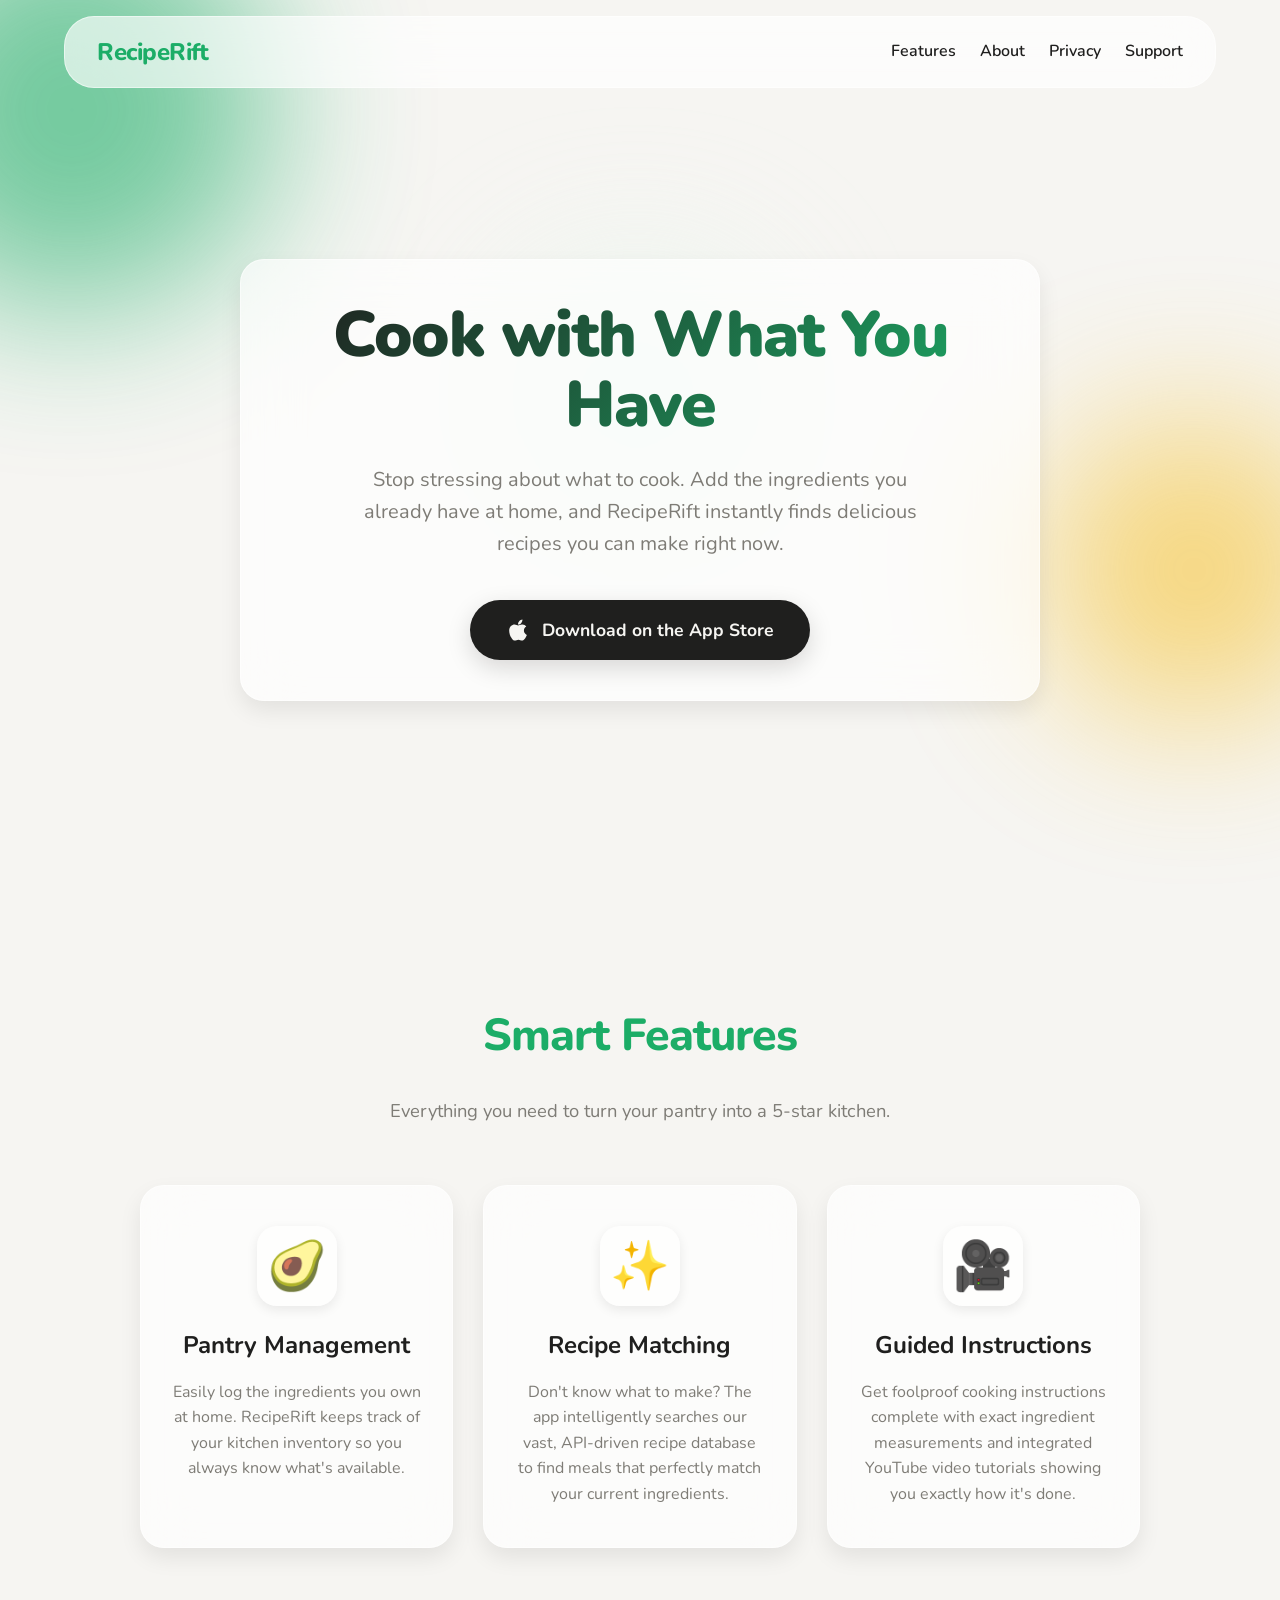
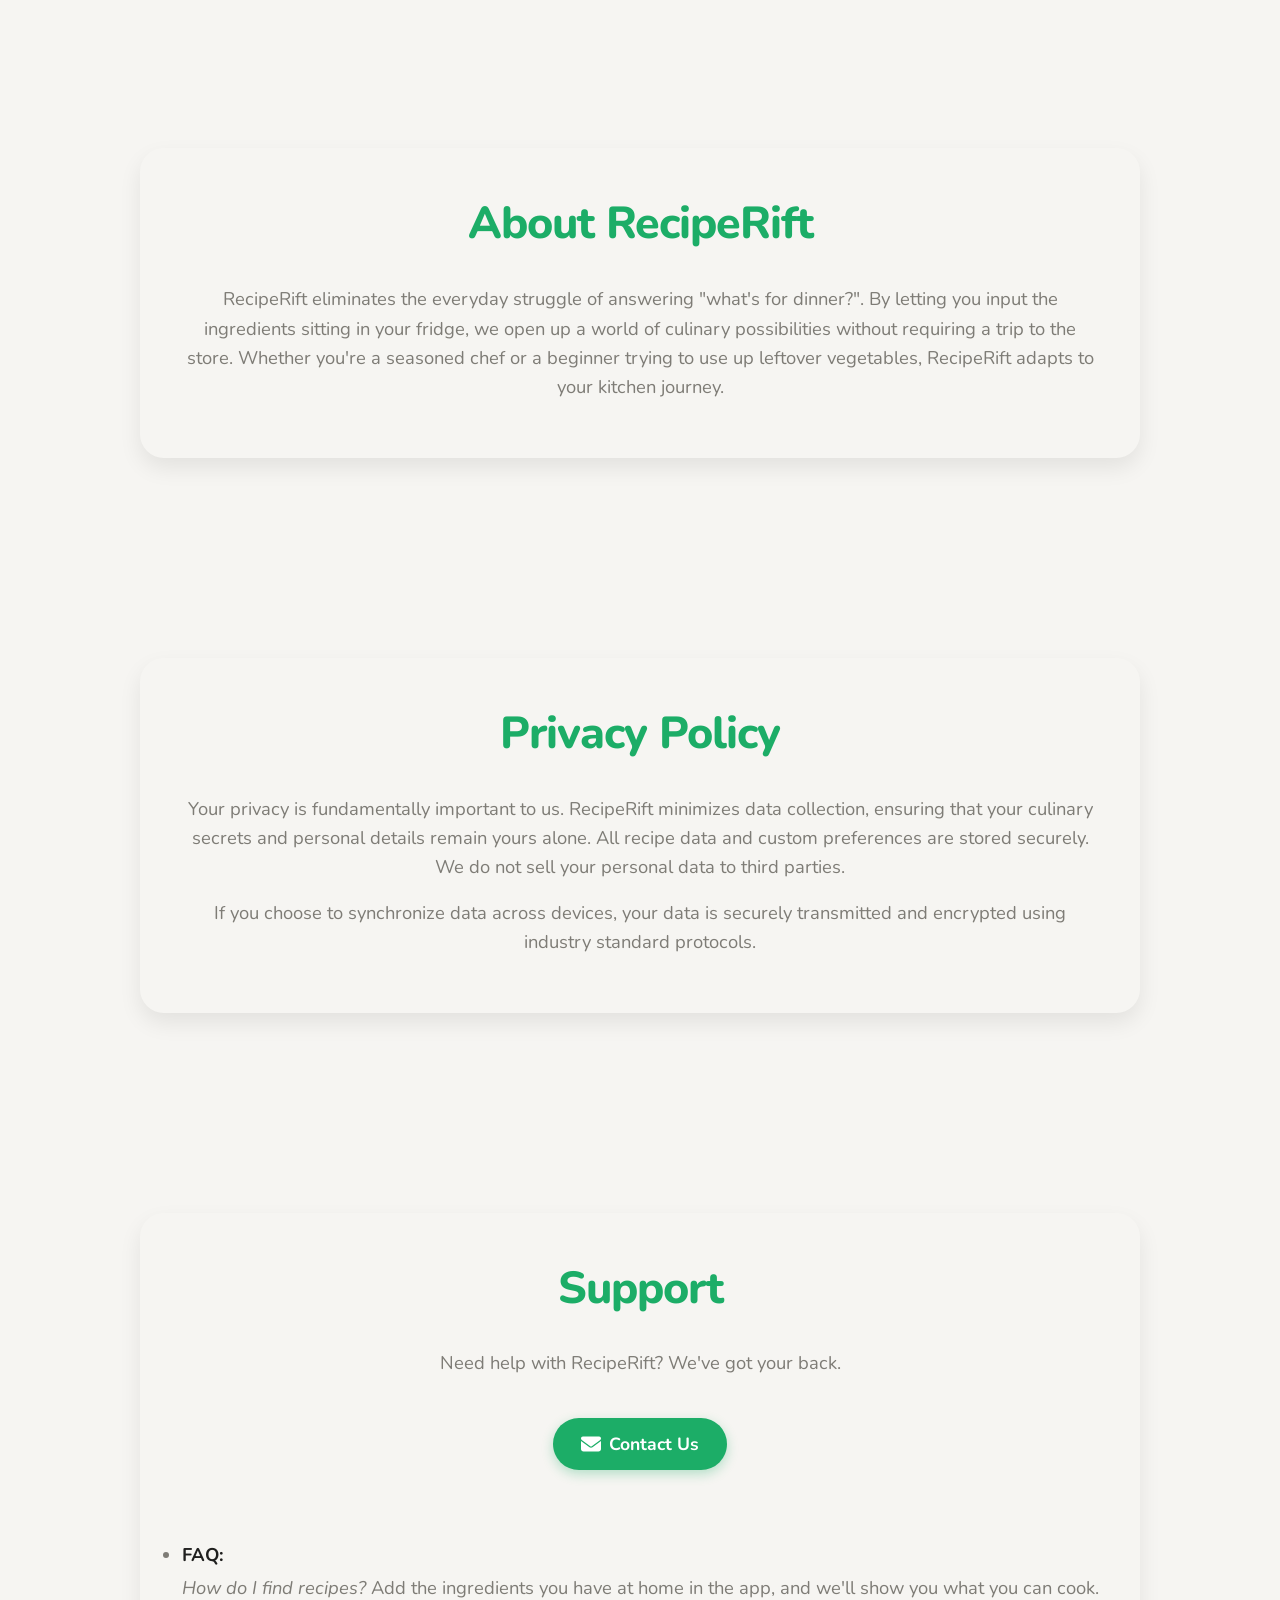
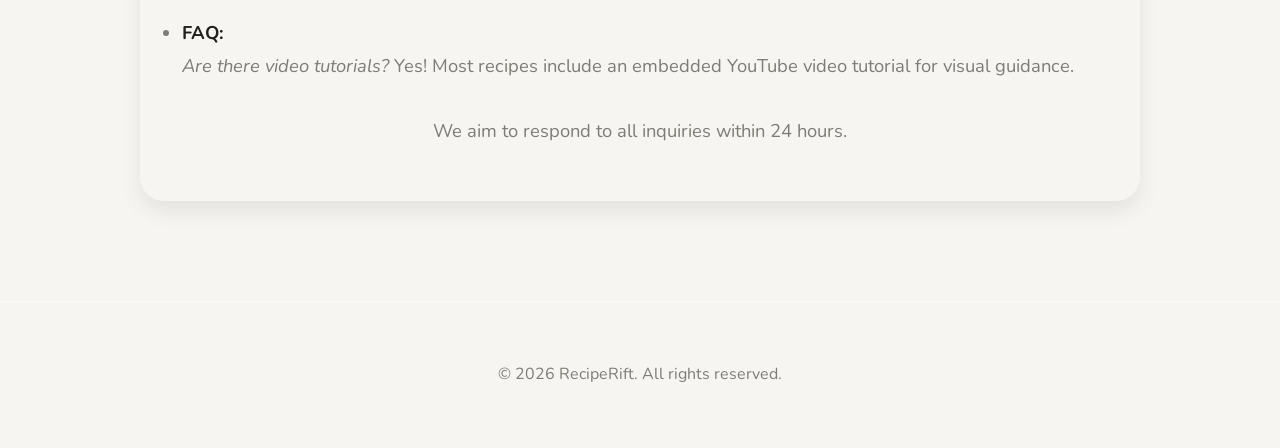
<file: index.html>
<!DOCTYPE html>
<html lang="en">
<head>
    <meta charset="UTF-8">
    <meta name="viewport" content="width=device-width, initial-scale=1.0">
    <meta name="description" content="RecipeRift - Discover amazing recipes based on the ingredients you already have at home.">
    <title>RecipeRift - Your Smart Kitchen Assistant</title>
    <link rel="stylesheet" href="style.css?v=2">
    <link href="https://fonts.googleapis.com/css2?family=Nunito:wght@400;600;700;800&display=swap" rel="stylesheet">
</head>
<body>
    <nav class="navbar glass">
        <div class="logo">RecipeRift</div>
        <ul class="nav-links">
            <li><a href="#features">Features</a></li>
            <li><a href="#about">About</a></li>
            <li><a href="#privacy">Privacy</a></li>
            <li><a href="#support">Support</a></li>
        </ul>
    </nav>

    <main>
        <section id="hero" class="hero">
            <div class="glass glass-card hero-content">
                <h1>Cook with What You Have</h1>
                <p>Stop stressing about what to cook. Add the ingredients you already have at home, and RecipeRift instantly finds delicious recipes you can make right now.</p>
                <div class="download-container">
                    <a href="#" class="download-btn">
                        <svg viewBox="0 0 384 512" width="24" height="24" fill="currentColor">
                           <path d="M318.7 268.7c-.2-36.7 16.4-64.4 50-84.8-18.8-26.9-47.2-41.7-84.7-44.6-35.5-2.8-74.3 20.7-88.5 20.7-15 0-49.4-19.7-76.4-19.7C63.3 141.2 4 184.8 4 273.5q0 39.3 14.4 81.2c12.8 36.7 59 126.7 107.2 125.2 25.2-.6 43-17.9 75.8-17.9 31.8 0 48.3 17.9 76.4 17.9 48.6-.7 90.4-82.5 102.6-119.3-65.2-30.7-61.7-90-61.7-91.9zm-56.6-164.2c27.3-32.4 24.8-61.9 24-72.5-24.1 1.4-52 16.4-67.9 34.9-17.5 19.8-27.8 44.3-25.6 71.9 26.1 2 49.9-11.4 69.5-34.3z"/>
                        </svg>
                        <span>Download on the App Store</span>
                    </a>
                </div>
            </div>
            <div class="hero-bg-shapes">
                <div class="shape shape-1"></div>
                <div class="shape shape-2"></div>
                <div class="shape shape-3"></div>
            </div>
        </section>

        <section id="features" class="section glass-section">
            <div class="container mx-auto">
                <div class="section-header text-center">
                    <h2>Smart Features</h2>
                    <p class="section-subtitle">Everything you need to turn your pantry into a 5-star kitchen.</p>
                </div>
                
                <div class="features-grid">
                    <div class="feature-card glass glass-card">
                        <div class="feature-icon icon-green">🥑</div>
                        <h3>Pantry Management</h3>
                        <p>Easily log the ingredients you own at home. RecipeRift keeps track of your kitchen inventory so you always know what's available.</p>
                    </div>
                    
                    <div class="feature-card glass glass-card">
                        <div class="feature-icon icon-gold">✨</div>
                        <h3>Recipe Matching</h3>
                        <p>Don't know what to make? The app intelligently searches our vast, API-driven recipe database to find meals that perfectly match your current ingredients.</p>
                    </div>

                    <div class="feature-card glass glass-card">
                        <div class="feature-icon icon-video">🎥</div>
                        <h3>Guided Instructions</h3>
                        <p>Get foolproof cooking instructions complete with exact ingredient measurements and integrated YouTube video tutorials showing you exactly how it's done.</p>
                    </div>
                </div>
            </div>
        </section>

        <section id="about" class="section glass-section">
            <div class="container glass-card mx-auto text-center">
                <h2>About RecipeRift</h2>
                <p>RecipeRift eliminates the everyday struggle of answering "what's for dinner?". By letting you input the ingredients sitting in your fridge, we open up a world of culinary possibilities without requiring a trip to the store. Whether you're a seasoned chef or a beginner trying to use up leftover vegetables, RecipeRift adapts to your kitchen journey.</p>
            </div>
        </section>

        <section id="privacy" class="section glass-section">
            <div class="container glass-card mx-auto text-center">
                <h2>Privacy Policy</h2>
                <p>Your privacy is fundamentally important to us. RecipeRift minimizes data collection, ensuring that your culinary secrets and personal details remain yours alone. All recipe data and custom preferences are stored securely. We do not sell your personal data to third parties.</p>
                <p>If you choose to synchronize data across devices, your data is securely transmitted and encrypted using industry standard protocols.</p>
            </div>
        </section>

        <section id="support" class="section glass-section">
            <div class="container glass-card mx-auto text-center">
                <h2>Support</h2>
                <p>Need help with RecipeRift? We've got your back.</p>
                <div class="support-contact" style="margin: 30px 0;">
                    <a href="mailto:amrmafalani@yahoo.com" class="support-email-btn">
                        <svg viewBox="0 0 512 512" width="20" height="20" fill="currentColor" style="vertical-align: text-bottom; margin-right: 8px;">
                            <path d="M48 64C21.5 64 0 85.5 0 112c0 15.1 7.1 29.3 19.2 38.4L236.8 313.6c11.4 8.5 27 8.5 38.4 0L492.8 150.4c12.1-9.1 19.2-23.3 19.2-38.4c0-26.5-21.5-48-48-48H48zM0 176V384c0 35.3 28.7 64 64 64H448c35.3 0 64-28.7 64-64V176L294.4 339.2c-22.8 17.1-54 17.1-76.8 0L0 176z"/>
                        </svg>
                        Contact Us
                    </a>
                </div>
                <ul class="support-list">
                    <li><strong>FAQ:</strong> <em>How do I find recipes?</em> Add the ingredients you have at home in the app, and we'll show you what you can cook.</li>
                    <li><strong>FAQ:</strong> <em>Are there video tutorials?</em> Yes! Most recipes include an embedded YouTube video tutorial for visual guidance.</li>
                </ul>
                <p>We aim to respond to all inquiries within 24 hours.</p>
            </div>
        </section>
    </main>

    <footer>
        <p>&copy; 2026 RecipeRift. All rights reserved.</p>
    </footer>

    <script>
        // Smooth scrolling for anchor links
        document.querySelectorAll('a[href^="#"]').forEach(anchor => {
            anchor.addEventListener('click', function (e) {
                e.preventDefault();
                document.querySelector(this.getAttribute('href')).scrollIntoView({
                    behavior: 'smooth'
                });
            });
        });
    </script>
</body>
</html>
</file>
<file: style.css>
:root {
    --brand-green: rgb(28, 173, 103);
    --brand-green-light: rgb(226, 248, 236);
    --brand-green-dark: rgb(17, 108, 60);
    --brand-gold: rgb(246, 192, 39);
    --soft-ivory: rgb(248, 247, 243);
    --mist-gray: rgb(238, 238, 234);
    
    --bg-color: rgb(246, 245, 242);
    --text-color: rgb(31, 31, 30);
    --text-muted: rgb(126, 124, 118);
    --card-surface: rgba(255, 255, 255, 0.65);
    --glass-border: rgba(255, 255, 255, 0.5);
    --glass-shadow: rgba(0, 0, 0, 0.08);
}

@media (prefers-color-scheme: dark) {
    :root {
        --bg-color: rgb(20, 20, 18);
        --text-color: rgb(247, 247, 247);
        --text-muted: rgb(173, 173, 173);
        --card-surface: rgba(31, 31, 28, 0.65);
        --glass-border: rgba(255, 255, 255, 0.06);
        --glass-shadow: rgba(0, 0, 0, 0.28);
    }
}

* {
    box-sizing: border-box;
    margin: 0;
    padding: 0;
}

body {
    font-family: 'Nunito', -apple-system, BlinkMacSystemFont, "Segoe UI", sans-serif;
    background-color: var(--bg-color);
    color: var(--text-color);
    line-height: 1.6;
    overflow-x: hidden;
    position: relative;
}

/* Background animated elements */
.hero-bg-shapes {
    position: absolute;
    top: 0;
    left: 0;
    width: 100%;
    height: 100vh;
    overflow: hidden;
    z-index: -1;
}

.shape {
    position: absolute;
    border-radius: 50%;
    filter: blur(80px);
    opacity: 0.6;
    animation: float 10s infinite ease-in-out alternate;
}

.shape-1 {
    width: 400px;
    height: 400px;
    background: var(--brand-green);
    top: -10%;
    left: -10%;
}

.shape-2 {
    width: 300px;
    height: 300px;
    background: var(--brand-gold);
    bottom: 20%;
    right: -5%;
    animation-delay: -3s;
}

.shape-3 {
    width: 250px;
    height: 250px;
    background: var(--brand-green-light);
    top: 30%;
    left: 40%;
    animation-delay: -6s;
}

@keyframes float {
    0% { transform: translateY(0) scale(1); }
    100% { transform: translateY(30px) scale(1.1); }
}

/* Glassmorphism */
.glass {
    background: var(--card-surface);
    backdrop-filter: blur(28px);
    -webkit-backdrop-filter: blur(28px);
    border: 1px solid var(--glass-border);
}

.glass-card {
    border-radius: 24px;
    padding: 40px;
    box-shadow: 0 10px 22px var(--glass-shadow);
    transition: transform 0.3s ease, box-shadow 0.3s ease;
}

/* Navbar */
.navbar {
    position: fixed;
    top: 16px;
    left: 50%;
    transform: translateX(-50%);
    width: 90%;
    max-width: 1200px;
    display: flex;
    justify-content: space-between;
    align-items: center;
    padding: 16px 32px;
    border-radius: 30px;
    z-index: 100;
}

.logo {
    font-weight: 800;
    font-size: 1.5rem;
    color: var(--brand-green);
    letter-spacing: -0.5px;
}

.nav-links {
    list-style: none;
    display: flex;
    gap: 24px;
}

.nav-links a {
    text-decoration: none;
    color: var(--text-color);
    font-weight: 600;
    transition: color 0.3s;
}

.nav-links a:hover {
    color: var(--brand-green);
}

/* Hero Section */
.hero {
    min-height: 100vh;
    display: flex;
    align-items: center;
    justify-content: center;
    padding: 120px 20px 60px;
    text-align: center;
}

.hero-content {
    max-width: 800px;
    animation: fadeIn 1s ease-out;
}

.hero-content h1 {
    font-size: 4rem;
    margin-bottom: 24px;
    font-weight: 900;
    line-height: 1.1;
    letter-spacing: -1.5px;
    background: linear-gradient(135deg, var(--text-color), var(--brand-green));
    -webkit-background-clip: text;
    background-clip: text;
    -webkit-text-fill-color: transparent;
}

.hero-content p {
    font-size: 1.25rem;
    color: var(--text-muted);
    margin-bottom: 40px;
    max-width: 600px;
    margin-left: auto;
    margin-right: auto;
}

.download-container {
    margin-top: 30px;
}

.download-btn {
    display: inline-flex;
    align-items: center;
    justify-content: center;
    gap: 12px;
    background-color: var(--text-color);
    color: var(--bg-color);
    text-decoration: none;
    padding: 16px 36px;
    border-radius: 100px;
    font-weight: 700;
    font-size: 1.1rem;
    transition: transform 0.2s, box-shadow 0.2s, background-color 0.2s;
    box-shadow: 0 8px 24px rgba(0,0,0,0.15);
    width: auto;
    max-width: 100%;
}

.download-btn:hover {
    transform: translateY(-2px) scale(1.02);
    box-shadow: 0 12px 32px rgba(0,0,0,0.2);
}

.download-btn svg {
    flex-shrink: 0;
}

@media (prefers-color-scheme: dark) {
    .download-btn {
        box-shadow: 0 8px 24px rgba(0,0,0,0.4);
    }
}

/* Sub-Sections */
.section {
    padding: 100px 20px;
    display: flex;
    justify-content: center;
}

.container {
    max-width: 1000px;
    width: 100%;
}

.section-header {
    margin-bottom: 60px;
}

.section-subtitle {
    font-size: 1.2rem;
    color: var(--text-muted);
    margin-top: 10px;
}

.section h2 {
    font-size: 2.8rem;
    font-weight: 800;
    margin-bottom: 24px;
    color: var(--brand-green);
    letter-spacing: -1px;
}

.section p, .section li {
    font-size: 1.15rem;
    color: var(--text-muted);
    margin-bottom: 16px;
}

.text-center {
    text-align: center;
}

.text-center .support-list {
    display: inline-block;
    text-align: left;
    margin: 20px auto;
}

.support-list li {
    margin-bottom: 15px;
}

.support-list strong {
    color: var(--text-color);
    display: block;
    margin-bottom: 4px;
}

.mx-auto {
    margin-left: auto;
    margin-right: auto;
}

.support-email-btn {
    display: inline-flex;
    align-items: center;
    justify-content: center;
    padding: 12px 28px;
    background-color: var(--brand-green) !important;
    color: #ffffff !important;
    text-decoration: none !important;
    border-radius: 100px;
    font-weight: 700;
    font-size: 1.1rem;
    transition: transform 0.2s, box-shadow 0.2s, background-color 0.2s;
    box-shadow: 0 4px 12px rgba(28, 173, 103, 0.3) !important;
    margin: 10px 0 20px 0;
}

.support-email-btn:hover {
    background-color: var(--brand-green-dark) !important;
    color: #ffffff !important;
    transform: translateY(-2px);
    box-shadow: 0 6px 16px rgba(28, 173, 103, 0.4) !important;
}

/* Features Grid */
.features-grid {
    display: grid;
    grid-template-columns: repeat(auto-fit, minmax(280px, 1fr));
    gap: 30px;
}

.feature-card {
    padding: 40px 30px;
    text-align: center;
}

.feature-card:hover {
    transform: translateY(-8px);
}

.feature-icon {
    font-size: 3rem;
    margin-bottom: 20px;
    display: inline-flex;
    align-items: center;
    justify-content: center;
    width: 80px;
    height: 80px;
    border-radius: 20px;
    background: rgba(255, 255, 255, 0.5);
    box-shadow: 0 4px 12px var(--glass-shadow);
}

@media (prefers-color-scheme: dark) {
    .feature-icon {
        background: rgba(255, 255, 255, 0.05);
    }
}

.icon-green { color: var(--brand-green); }
.icon-gold { color: var(--brand-gold); }
.icon-video { color: #ff0000; }

.feature-card h3 {
    font-size: 1.5rem;
    color: var(--text-color);
    margin-bottom: 15px;
    font-weight: 700;
}

.feature-card p {
    font-size: 1rem;
    margin-bottom: 0;
}

footer {
    text-align: center;
    padding: 60px 20px;
    color: var(--text-muted);
    font-size: 1rem;
    border-top: 1px solid var(--glass-border);
}

@keyframes fadeIn {
    from { opacity: 0; transform: translateY(20px); }
    to { opacity: 1; transform: translateY(0); }
}

/* Responsive adjustments */
@media (max-width: 768px) {
    .navbar {
        padding: 12px 20px;
    }
    
    .logo {
        font-size: 1.25rem;
    }

    .nav-links { 
        display: none; 
    }
    
    .hero-content h1 { 
        font-size: 2.5rem; 
        margin-bottom: 16px;
    }
    
    .hero-content p {
        font-size: 1.1rem;
    }
    
    .section {
        padding: 60px 20px;
    }
    
    .section h2 {
        font-size: 2.2rem;
    }
    
    .glass-card {
        padding: 30px 20px;
    }
    
    /* Fix for download button on small screens */
    .download-btn {
        width: 100%;
        padding: 14px 20px;
        font-size: 1rem;
    }
    
    .download-btn svg {
        width: 20px;
        height: 20px;
    }
    
    .download-btn span {
        white-space: nowrap;
    }
}

@media (max-width: 400px) {
    .download-btn {
        font-size: 0.9rem;
        padding: 12px 16px;
    }
    
    .download-btn span {
        font-size: 0.95rem;
        white-space: normal;
        text-align: left;
    }
}
</file>
